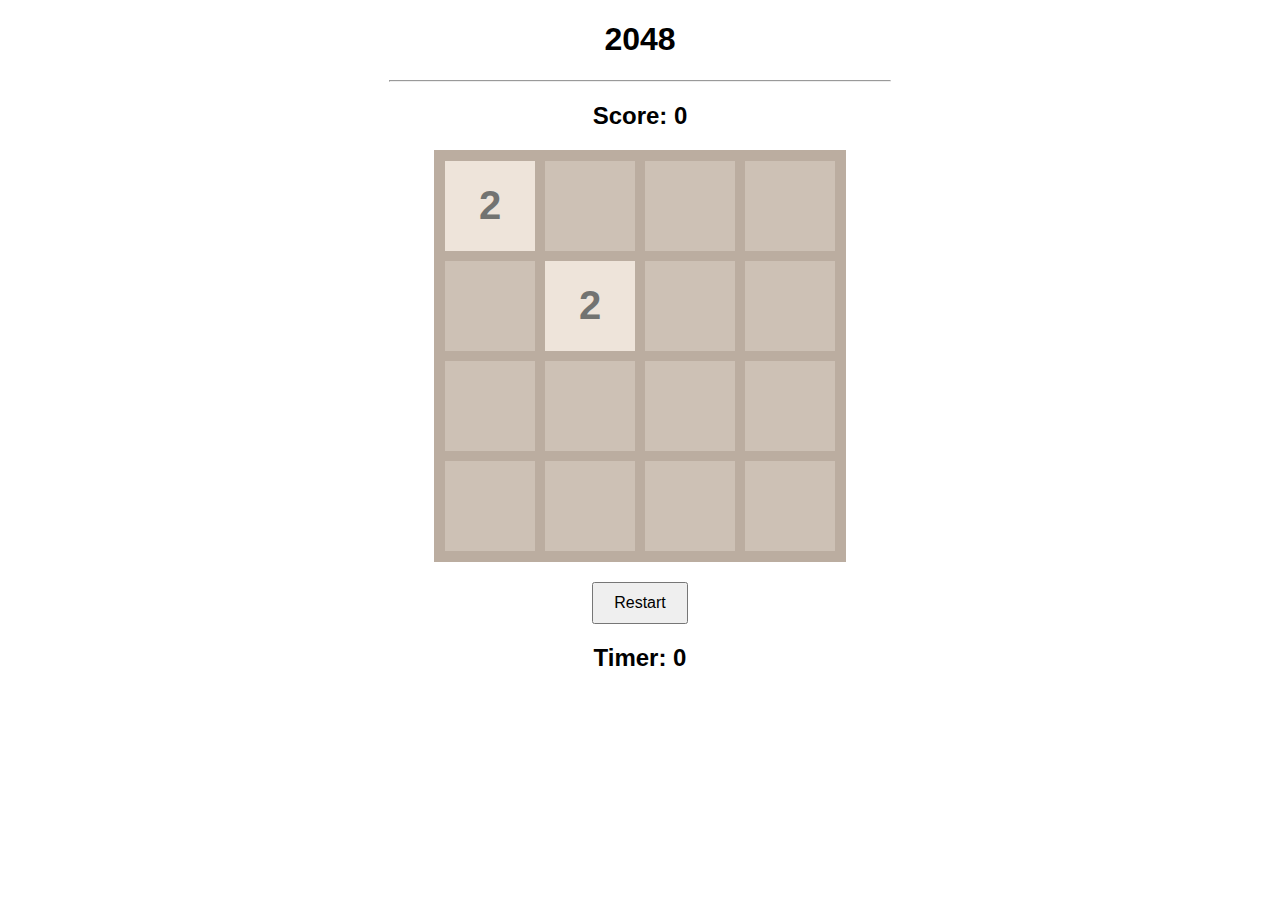
<file: src/2048.html>
<!DOCTYPE html>
<html>
<head>
    <meta charset="UTF-8">
    <meta name="viewport" content="width=device-width, initial-scale=1.0">
    <title>2048</title>
    <link rel="stylesheet" href="2048.css">
    <script src="2048.js"></script>
</head>

<body>
    <h1>2048</h1>
    <hr>
    <h2>Score: <span id="score">0</span></h2>
    <div id="board"></div>
    <button id="restart-button">Restart</button>
    <h2>Timer: <span id="timer">0</span></h2>
</body>
</html>
</file>
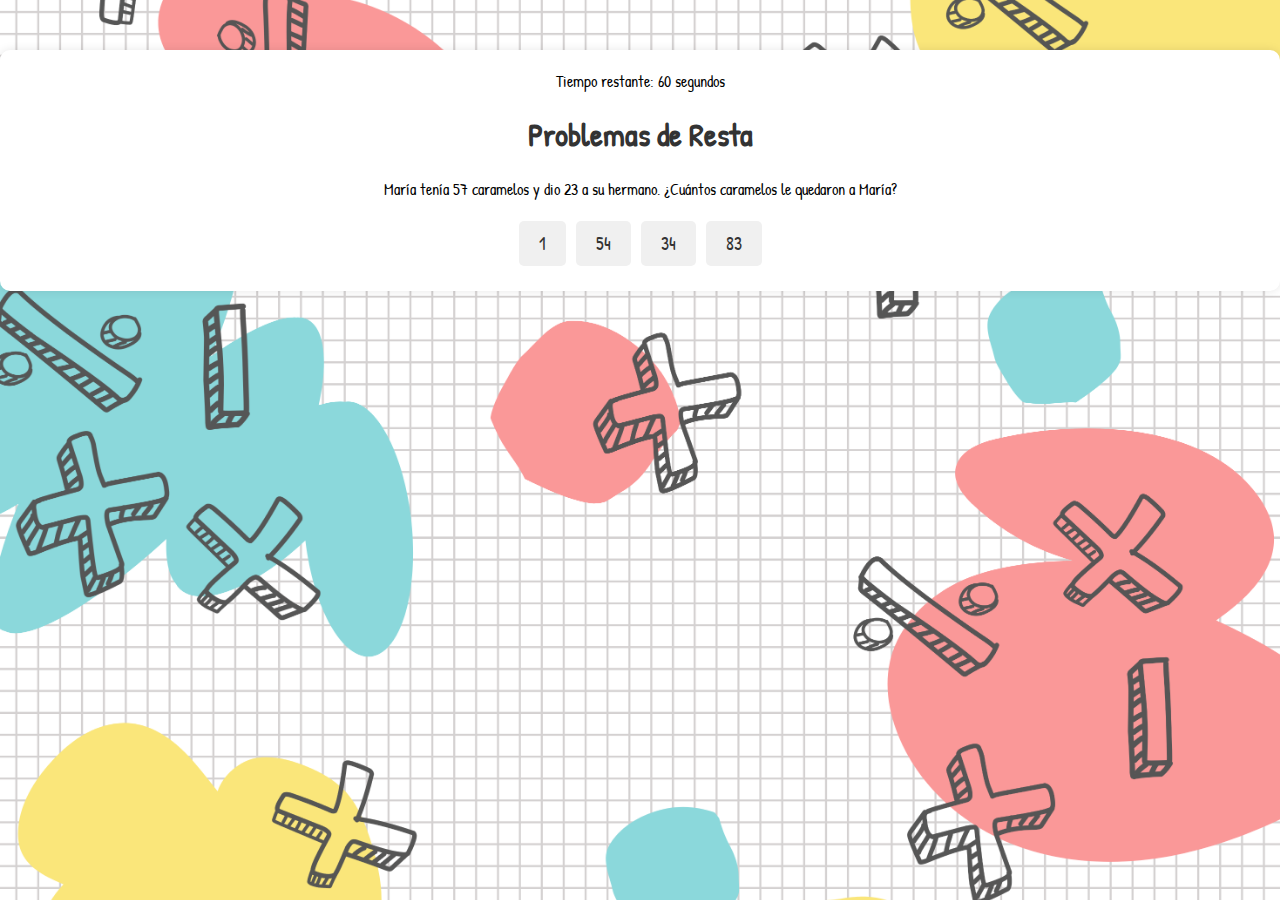
<file: src/Resta.html>
<!DOCTYPE html>
<html lang="es">
<head>
    <meta charset="UTF-8">
    <meta name="viewport" content="width=device-width, initial-scale=1.0">
    <title>SIAM - Aprendiendo Resta</title>
    <link rel="stylesheet" href="./styles.css">
</head>
<body>
    <div class="container3">
        <div id="timer"></div>

        <h1>Problemas de Resta</h1>
        <div id="question-container">
            <p id="question"></p>
            <div id="options"></div>
        </div>
        <div id="feedback"></div>
    </div>

    <script src="./Resta.js"></script>
</body>
</html>
</file>
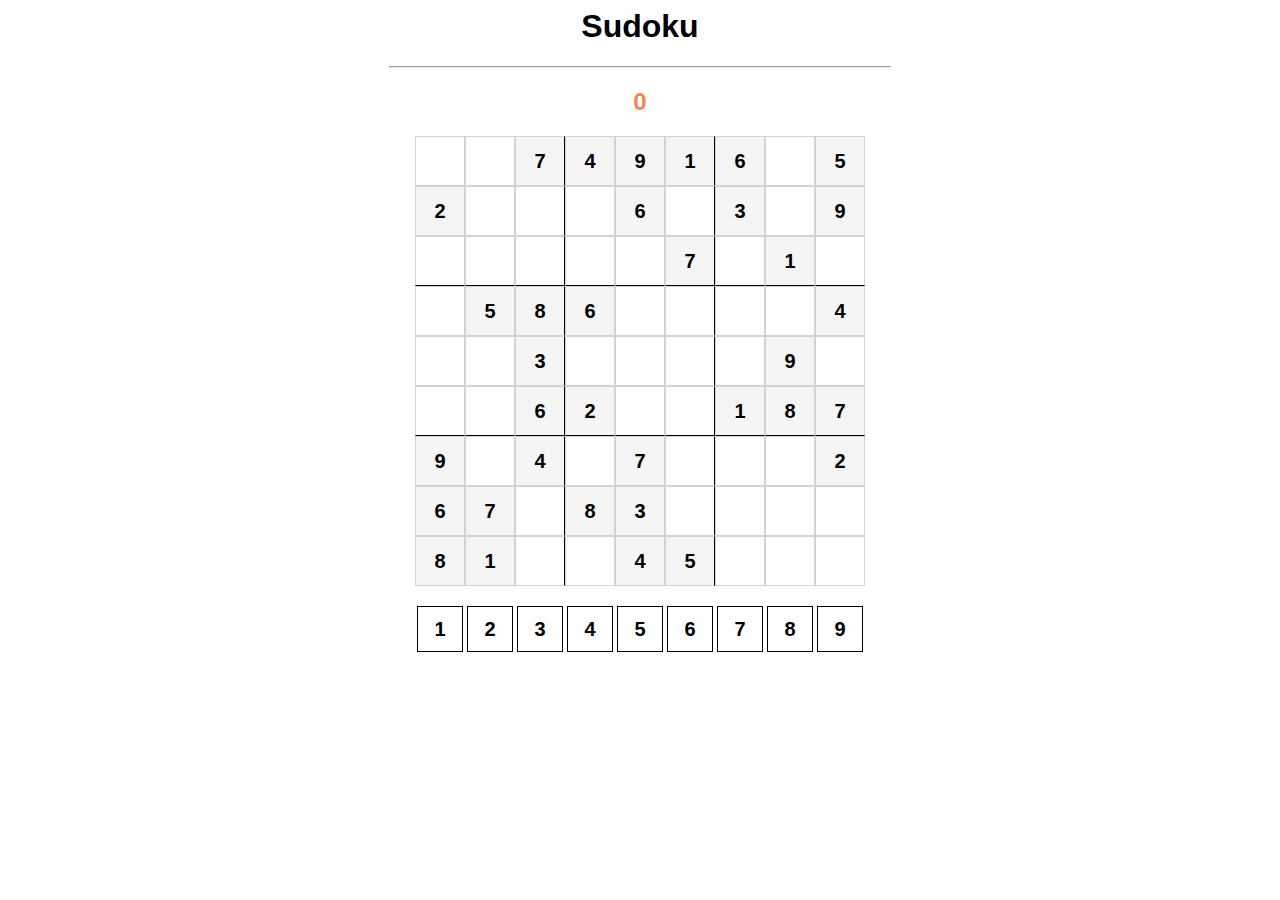
<file: src/sudoku.html>
<html>
    <head>
        <meta charset="UTF-8">
        <meta name="viewport" content="width=device-width initial-scale=1.0 user-scalable=no">
        <title>Sudoku</title>

        <link rel="stylesheet" href="sudoku.css">
        <script src="sudoku.js"></script>
    </head>

    <body>
        <h1>Sudoku</h1>
        <hr>
        <h2 id="errors">0</h2>

        <!-- 9x9 board -->
        <div id="board"></div>
        <br>
        <div id="digits">
        </div>

    </body>


</html>
</file>
<file: src/2048.css>
body {
    font-family: Arial, Helvetica, sans-serif;
    text-align: center;
}

hr {
    width: 500px;
}

#board {
    width: 400px;
    height: 400px;
    background-color: #cdc1b5;
    border: 6px solid #bbada0;
    margin: 0 auto;
    display: flex;
    flex-wrap: wrap;
}

.tile {
    width: 90px;
    height: 90px;
    border: 5px solid #bbada0;
    font-size: 40px;
    font-weight: bold;
    display: flex;
    justify-content: center;
    align-items: center;
}

/* colored tiles */
.x2 {
    background-color: #eee4da;
    color: #727371;
}

.x4 {
    background-color: #ece0ca;
    color: #727371;
}

/* Agregar el resto de las clases x8, x16, etc. aquí */

button {
    margin-top: 20px;
    padding: 10px 20px;
    font-size: 16px;
}
</file>
<file: src/styles.css>
@import url('https://fonts.googleapis.com/css2?family=Patrick+Hand&display=swap');


/*estilos de los botones del juego rompe cabeza*/

.board{
    display: grid;
    grid-template-columns: 1fr 1fr 1fr;
    gap: 4px;
    width: 310px;
    margin: 120px auto;
}


.token{
    background-color: #f3ea60;
    width: 100px;
    height: 100px;
    display: flex;
    align-items: center;
    justify-content: center;
    font-size: 40px;
    cursor: pointer;
    border-radius: 4px;
    box-shadow: 3px 3px #b96453;
}

.container-RompeCabeza {
    text-align: center;
    margin-top: 100px;
    background-color: rgba(255, 255, 255, 0.5);
    padding: 20px;
    border-radius: 10px;
     box-shadow: 0 0 10px rgba(0, 0, 0, 0.1); /* Sombra ligera */
}
/*fin de estilos de los botones del rompe cabezas*/
*{
    box-sizing: border-box;
    font-family: 'Patrick Hand';
}

body {
    font-family: Arial, sans-serif;
    margin: 0;
    padding: 0;
    background: url(./img/Image1.png);
    background-repeat: no-repeat;
    background-position: center;
    background-size: cover;
    background-attachment: fixed;
}

.container2{
    max-width: 500px;
    background: linear-gradient(#34c0d6, #d5f3f7);
    margin: auto;
    padding: 20px;;
}


.container {
    text-align: center;
    margin-top: 100px;
    background-color: #ffffff;
    padding: 20px;
    border-radius: 10px;
    box-shadow: 0 0 10px rgba(0, 0, 0, 0.1); /* Sombra ligera */
}

h1 {
    color: #333;
}

button {
    padding: 10px 20px;
    font-size: 18px;
    background-color: #007bff;
    color: #fff;
    border: none;
    cursor: pointer;
    border-radius: 5px;
    transition: background-color 0.3s ease;
}

.btn{
    z-index: 10000;
}

button:hover {
    background-color: #0056b3;
}

.game-options {
    display: flex;
    flex-wrap: wrap;
    justify-content: center;
    margin-top: 50px;
}

.game-option {
    padding: 10px 20px;
    margin: 10px;
    font-size: 18px;
    background-color: #007bff;
    color: #fff;
    border: none;
    cursor: pointer;
    border-radius: 5px;
    transition: background-color 0.3s ease;
}

.game-option:hover {
    background-color: #0056b3;
}

.container3 {
    text-align: center;
    margin-top: 50px;
    background-color: #ffffff; /* Color de fondo para el contenedor */
    padding: 20px;
    border-radius: 10px;
    box-shadow: 0 0 10px rgba(0, 0, 0, 0.1); /* Sombra ligera */
}


.option-button {
    padding: 10px 20px;
    margin: 5px;
    font-size: 18px;
    background-color: #f0f0f0; /* Color de fondo más claro para las opciones */
    color: #333; /* Color del texto */
    border: none;
    cursor: pointer;
    border-radius: 5px;
    transition: background-color 0.3s ease;
}

.option-button:hover{
    background-color: #ddd; /* Color de fondo más oscuro al pasar el ratón */

}

.containerDash {
    padding: 0 50px 50px 50px;
    max-width: 85%;
    margin: 50px auto;
    text-align: center;
    background-color: #d5f3f7;
    box-shadow: 0px 0px 10px 0px #333 inset;
}

.topics {
    display: grid;
    grid-template-columns: repeat(auto-fit, minmax(200px, 1fr));
    grid-gap: 20px;
}

.topic {
    background-color: #ffffff;
    padding: 20px;
    border-radius: 10px;
    box-shadow: 0 0 10px rgba(0, 0, 0, 0.1);
    cursor: pointer;
    transition: transform 0.3s ease;
}

.tgame{
    background-color: #0056b3;
    padding: 20px;
    border-radius: 10px;
    box-shadow: 0 0 10px rgba(0, 0, 0, 0.1);
    cursor: pointer;
    transition: transform 0.3s ease;
}

.tgame h2 {
    color: #fff;
}

.topic:hover {
    transform: translateY(-5px);
}
.tgame:hover {
    transform: translateY(-5px);
}

.tgame p{
    color: #d5f3f7;
}

.topic h2 {
    color: #333;
}

.topic p {
    color: #666;
}

/* Estilos para el contenedor de detalles del tema */
.topic-details {
    width: 800px;
    height: 500px;
    display: none; /* Por defecto, ocultar el contenedor de detalles */
    background-color: #fff;
    padding: 20px;
    border-radius: 10px;
    box-shadow: 0 0 10px rgba(0, 0, 0, 0.1);
    margin-top: 20px;
    position: fixed;
    top: 50%; /* Alinear verticalmente al centro */
    left: 50%; /* Alinear horizontalmente al centro */
    transform: translate(-50%, -50%); /* Centrar el contenedor */
    z-index: 99; /* Asegurarse de que esté por encima de otros elementos */
    overflow-y: auto; /* Agregar scroll vertical si es necesario */
}

.topic-details.show {
    display: block; /* Mostrar el contenedor de detalles cuando se activa */
}

/* Estilos para los botones de tema */
.topic-button {
    padding: 10px 20px;
    margin: 10px;
    font-size: 18px;
    background-color: #007bff;
    color: #fff;
    border: none;
    cursor: pointer;
    border-radius: 5px;
    transition: background-color 0.3s ease;
}

.topic-button:hover {
    background-color: #0056b3;
}

/* Estilos para los detalles del tema */
.topic-details-container {
    
    background-color: #f0f0f0;
    padding: 20px;
    border-radius: 10px;
    box-shadow: 0 0 10px rgba(0, 0, 0, 0.1);
    margin-top: 20px;
}

/* Estilos para los detalles del tema activo */
.topic-details-container.active {
    display: block; /* Mostrar el contenedor de detalles cuando se activa */
}

/* Estilos para el menú de navegación de detalles */
.topic-details-menu {
    list-style-type: none;
    padding: 0;
    margin-bottom: 20px;
}

.topic-details-menu li {
    display: inline;
    margin-right: 10px;
}

.topic-details-menu li a {
    text-decoration: none;
    color: #333;
}

.topic-details-menu li a:hover {
    text-decoration: underline;
}

/* Estilos para las secciones de detalles */
.topic-details-section {
    display: none;
}

/* Estilos para la sección activa de detalles */
.topic-details-section.active {
    display: block;
}


/* Estilos para los botones en el contenedor de detalles del tema 
#closeButton, #nextButton {
    padding: 10px 20px;
    margin: 10px;
    font-size: 18px;
    background-color: #007bff;
    color: #fff;
    border: none;
    cursor: pointer;
    border-radius: 5px;
    transition: background-color 0.3s ease;
}
#closeButton:hover, #nextButton:hover {
    background-color: #0056b3;
} */

/* Estilos para los botones */
.button {
    padding: 10px 20px;
    margin: 5px;
    font-size: 16px;
    background-color: #007bff;
    color: #fff;
    border: none;
    cursor: pointer;
    border-radius: 5px;
    transition: background-color 0.3s ease;
}

.button:hover {
    background-color: #0056b3;
}

.topic-details {
    display: none; /* Ocultar el contenedor por defecto */
    background-color: #fff;
    padding: 20px;
    border-radius: 10px;
    box-shadow: 0 0 10px rgba(0, 0, 0, 0.1);
    margin-top: 20px;
    overflow-y: auto; /* Agregar scroll vertical si es necesario */
}

.topic-details.show {
    display: block; /* Mostrar el contenedor cuando se activa */
}

.tex-decoration-none{
    text-decoration: none;
}
</file>
<file: src/sudoku.css>
body {
    font-family: Arial, Helvetica, sans-serif;
    text-align: center;
}

hr {
    width: 500px;
}

#errors {
    color: coral;
}

#board {
    width: 450px;
    height: 450px;

    margin: 0 auto;
    display: flex;
    flex-wrap: wrap;
}

.tile {
    width: 48px; 
    height: 48px;
    border: 1px solid lightgray;

    /* Text */
    font-size: 20px;
    font-weight: bold;
    display: flex;
    justify-content: center;
    align-items: center;
}

#digits {
    width: 450px;
    height: 50px;

    margin: 0 auto;
    display: flex;
    flex-wrap: wrap;
}

.number {
    width: 44px; 
    height: 44px;
    border: 1px solid black;
    margin: 2px;

    /* Text */
    font-size: 20px;
    font-weight: bold;
    display: flex;
    justify-content: center;
    align-items: center;
}

.number-selected {
    background-color: gray;
}

.tile-start {
    background-color: whitesmoke;
}

.horizontal-line {
    border-bottom: 1px solid black;
}

.vertical-line {
    border-right: 1px solid black;
}
</file>
